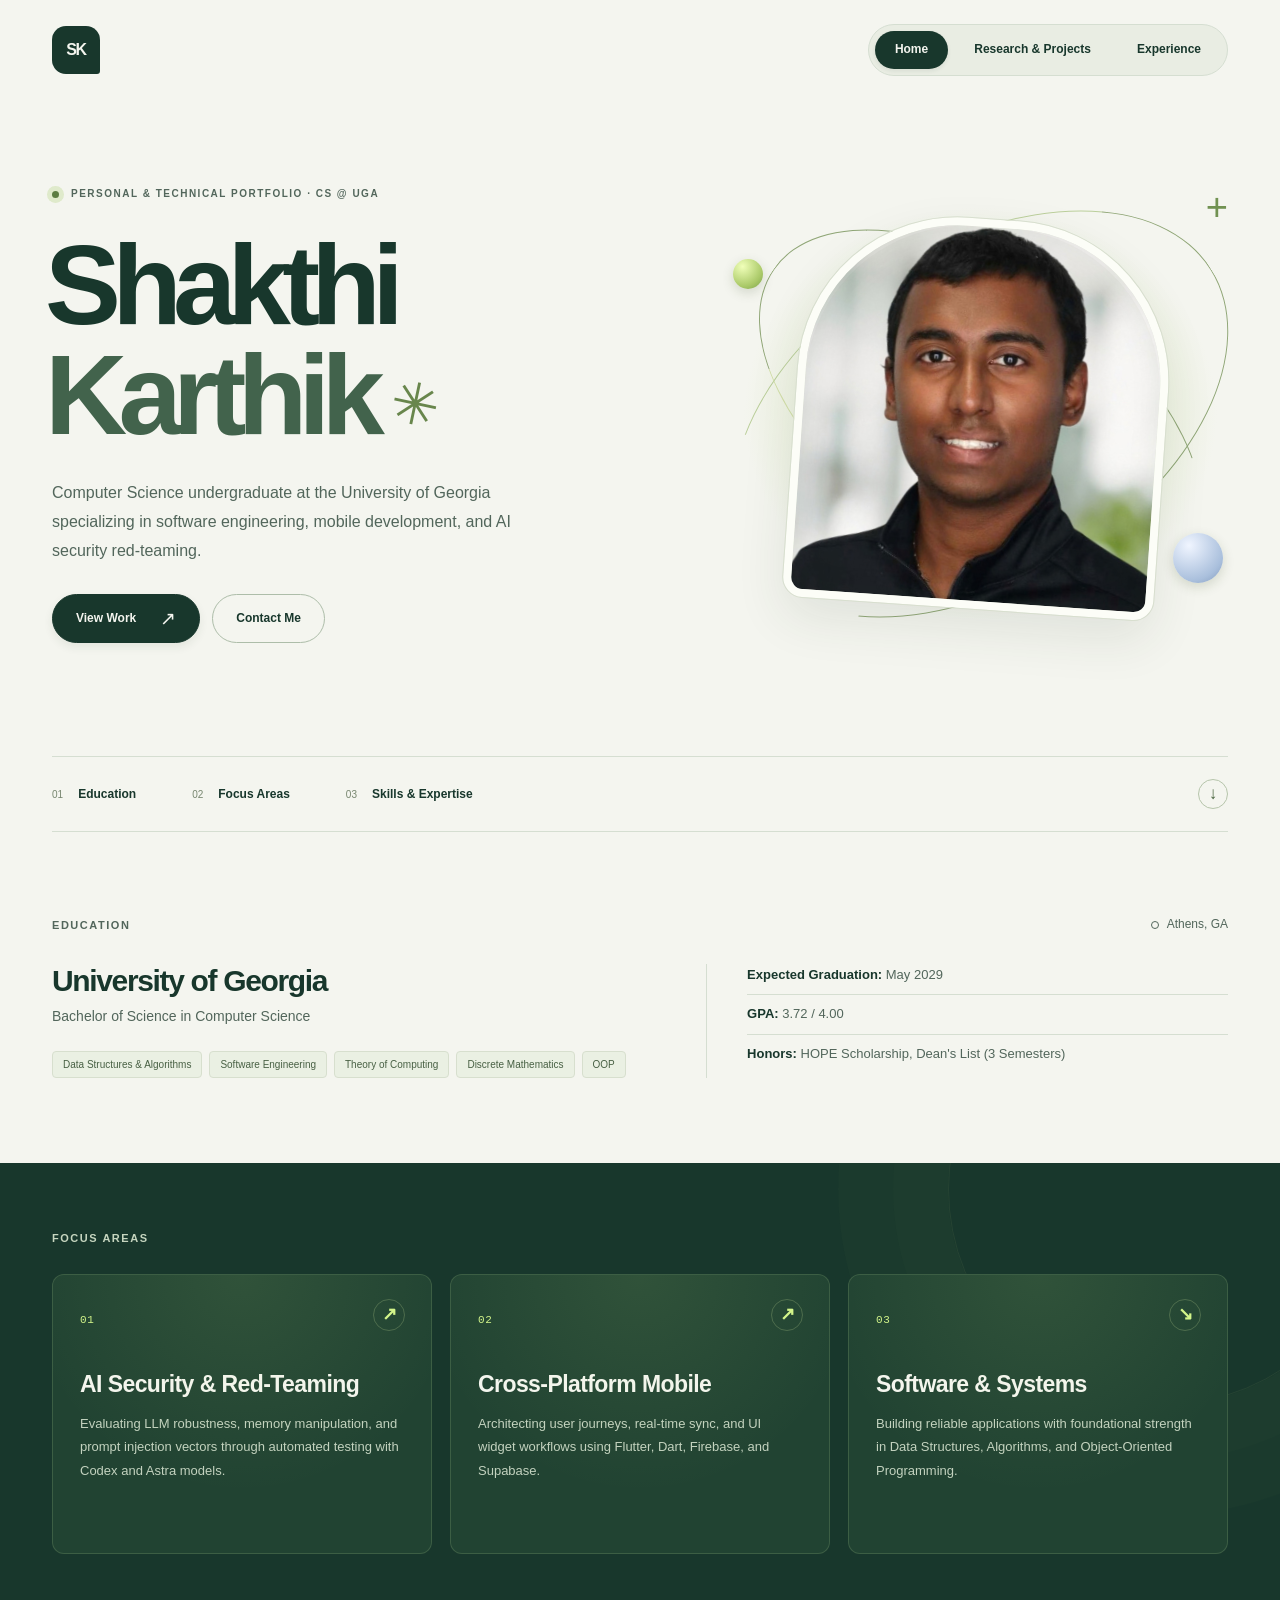
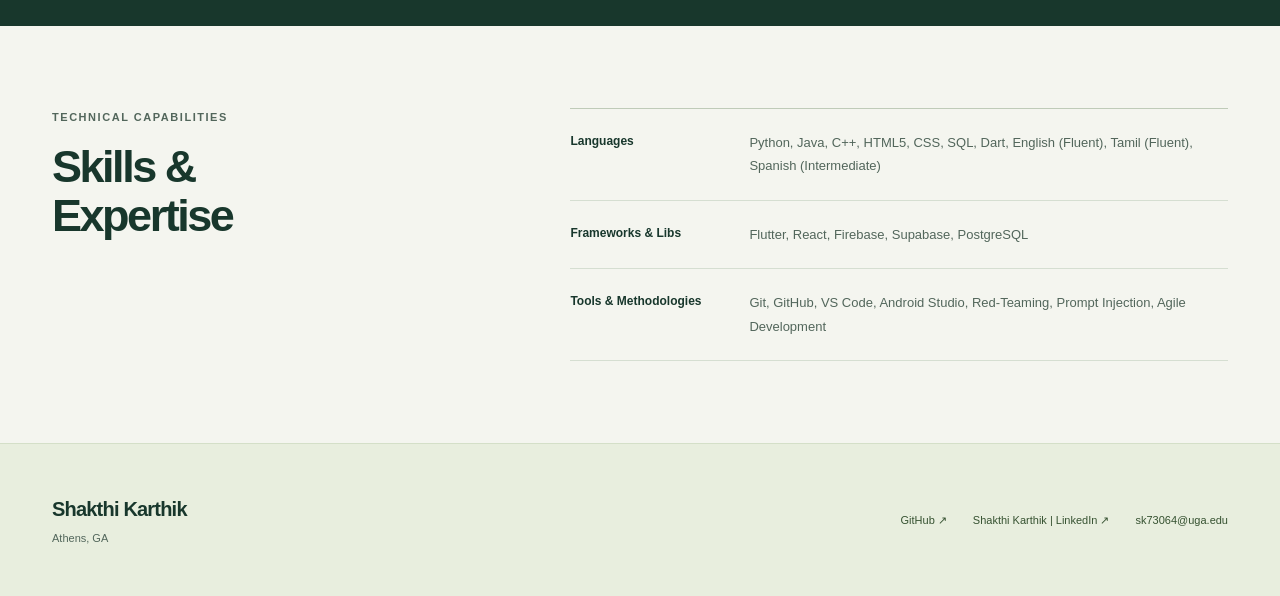
<file: index.html>
<!DOCTYPE html>
<html lang="en">
<head>
  <meta charset="UTF-8">
  <meta name="viewport" content="width=device-width, initial-scale=1.0">
  <title>Shakthi Karthik — Personal & Technical Portfolio</title>
  <link rel="stylesheet" href="styles.css">
  <meta name="theme-color" content="#f4f5ef">
  <script src="script.js" defer></script>
</head>
<body class="page-index">
  <a class="skip-link" href="#main-content">Skip to content</a>
  <div class="reading-progress" aria-hidden="true"></div>

  <header class="site-header">
    <div class="container nav-wrap">
      <a href="index.html" class="logo">SK</a>
      <nav aria-label="Main navigation">
        <a href="index.html" class="active" aria-current="page">Home</a>
        <a href="research.html">Research & Projects</a>
        <a href="experience.html">Experience</a>
      </nav>
    </div>
  </header>

  <main id="main-content" tabindex="-1">
    <section class="hero container">
      <div class="hero-copy">
        <p class="kicker">Personal & Technical Portfolio · CS @ UGA</p>
        <h1><span>Shakthi</span> <span class="name-last">Karthik<span class="name-spark" aria-hidden="true">✳</span></span></h1>
        <p class="lead">
          Computer Science undergraduate at the University of Georgia specializing in software engineering, mobile development, and AI security red-teaming.
        </p>
        <div class="hero-actions">
          <a href="research.html" class="button button-light">View Work</a>
          <a href="mailto:sk73064@uga.edu" class="button button-outline">Contact Me</a>
        </div>
      </div>
      <div class="portrait-wrap">
        <div class="portrait-orbit orbit-one" aria-hidden="true"></div>
        <div class="portrait-orbit orbit-two" aria-hidden="true"></div>
        <span class="orbital-point point-one" aria-hidden="true"></span>
        <span class="orbital-point point-two" aria-hidden="true"></span>
        <div class="portrait">
          <img src="assets/cover.jpg" alt="Shakthi Karthik" class="portrait-img" fetchpriority="high">
        </div>
      </div>
    </section>
    <nav class="section-nav container" aria-label="Explore portfolio sections"><a href="#education"><span aria-hidden="true">01</span>Education</a><a href="#focus"><span aria-hidden="true">02</span>Focus Areas</a><a href="#skills"><span aria-hidden="true">03</span>Skills & Expertise</a><span class="scroll-mark" aria-hidden="true">↓</span></nav>

    <section id="education" class="section container">
      <div class="split-heading">
        <h2 class="section-label">Education</h2>
        <span>Athens, GA</span>
      </div>
      <div class="education-row">
        <div>
          <h3>University of Georgia</h3>
          <p>Bachelor of Science in Computer Science</p>
          <div class="coursework">
            <span>Data Structures & Algorithms</span>
            <span>Software Engineering</span>
            <span>Theory of Computing</span>
            <span>Discrete Mathematics</span>
            <span>OOP</span>
          </div>
        </div>
        <div class="education-details">
          <p><strong>Expected Graduation:</strong> May 2029</p>
          <p><strong>GPA:</strong> 3.72 / 4.00</p>
          <p><strong>Honors:</strong> HOPE Scholarship, Dean's List (3 Semesters)</p>
        </div>
      </div>
    </section>

    <section id="focus" class="section section-alt">
      <div class="container">
        <h2 class="section-label">Focus Areas</h2>
        <div class="focus-grid">
          <article>
            <span class="index">01</span>
            <h3><a href="research.html#project-1">AI Security & Red-Teaming<span class="link-arrow" aria-hidden="true">↗</span></a></h3>
            <p>Evaluating LLM robustness, memory manipulation, and prompt injection vectors through automated testing with Codex and Astra models.</p>
          </article>
          <article>
            <span class="index">02</span>
            <h3><a href="research.html#project-2">Cross-Platform Mobile<span class="link-arrow" aria-hidden="true">↗</span></a></h3>
            <p>Architecting user journeys, real-time sync, and UI widget workflows using Flutter, Dart, Firebase, and Supabase.</p>
          </article>
          <article>
            <span class="index">03</span>
            <h3><a href="#skills">Software & Systems<span class="link-arrow" aria-hidden="true">↘</span></a></h3>
            <p>Building reliable applications with foundational strength in Data Structures, Algorithms, and Object-Oriented Programming.</p>
          </article>
        </div>
      </div>
    </section>

    <section id="skills" class="section container">
      <div class="skills-layout">
        <div>
          <p class="section-label">Technical Capabilities</p>
          <h2>Skills & Expertise</h2>
        </div>
        <div class="skill-list">
          <div>
            <span>Languages</span>
            <p>Python, Java, C++, HTML5, CSS, SQL, Dart, English (Fluent), Tamil (Fluent), Spanish (Intermediate)</p>
          </div>
          <div>
            <span>Frameworks & Libs</span>
            <p>Flutter, React, Firebase, Supabase, PostgreSQL</p>
          </div>
          <div>
            <span>Tools & Methodologies</span>
            <p>Git, GitHub, VS Code, Android Studio, Red-Teaming, Prompt Injection, Agile Development</p>
          </div>
        </div>
      </div>
    </section>
  </main>

  <footer class="site-footer">
    <div class="container footer-wrap">
      <div>
        <span class="footer-name">Shakthi Karthik</span>
        <span class="footer-location">Athens, GA</span>
      </div>
      <div class="footer-links">
        <a href="https://github.com/skarthikb-tech" target="_blank" rel="noopener noreferrer">GitHub ↗</a>
        <a href="https://www.linkedin.com/in/shakthi-karthik" target="_blank" rel="noopener noreferrer">Shakthi Karthik | LinkedIn ↗</a>
        <a href="mailto:sk73064@uga.edu">sk73064@uga.edu</a>
      </div>
    </div>
  </footer>

  <button class="back-to-top" type="button" aria-label="Back to top" hidden><span aria-hidden="true">↑</span></button>
</body>
</html>
</file>
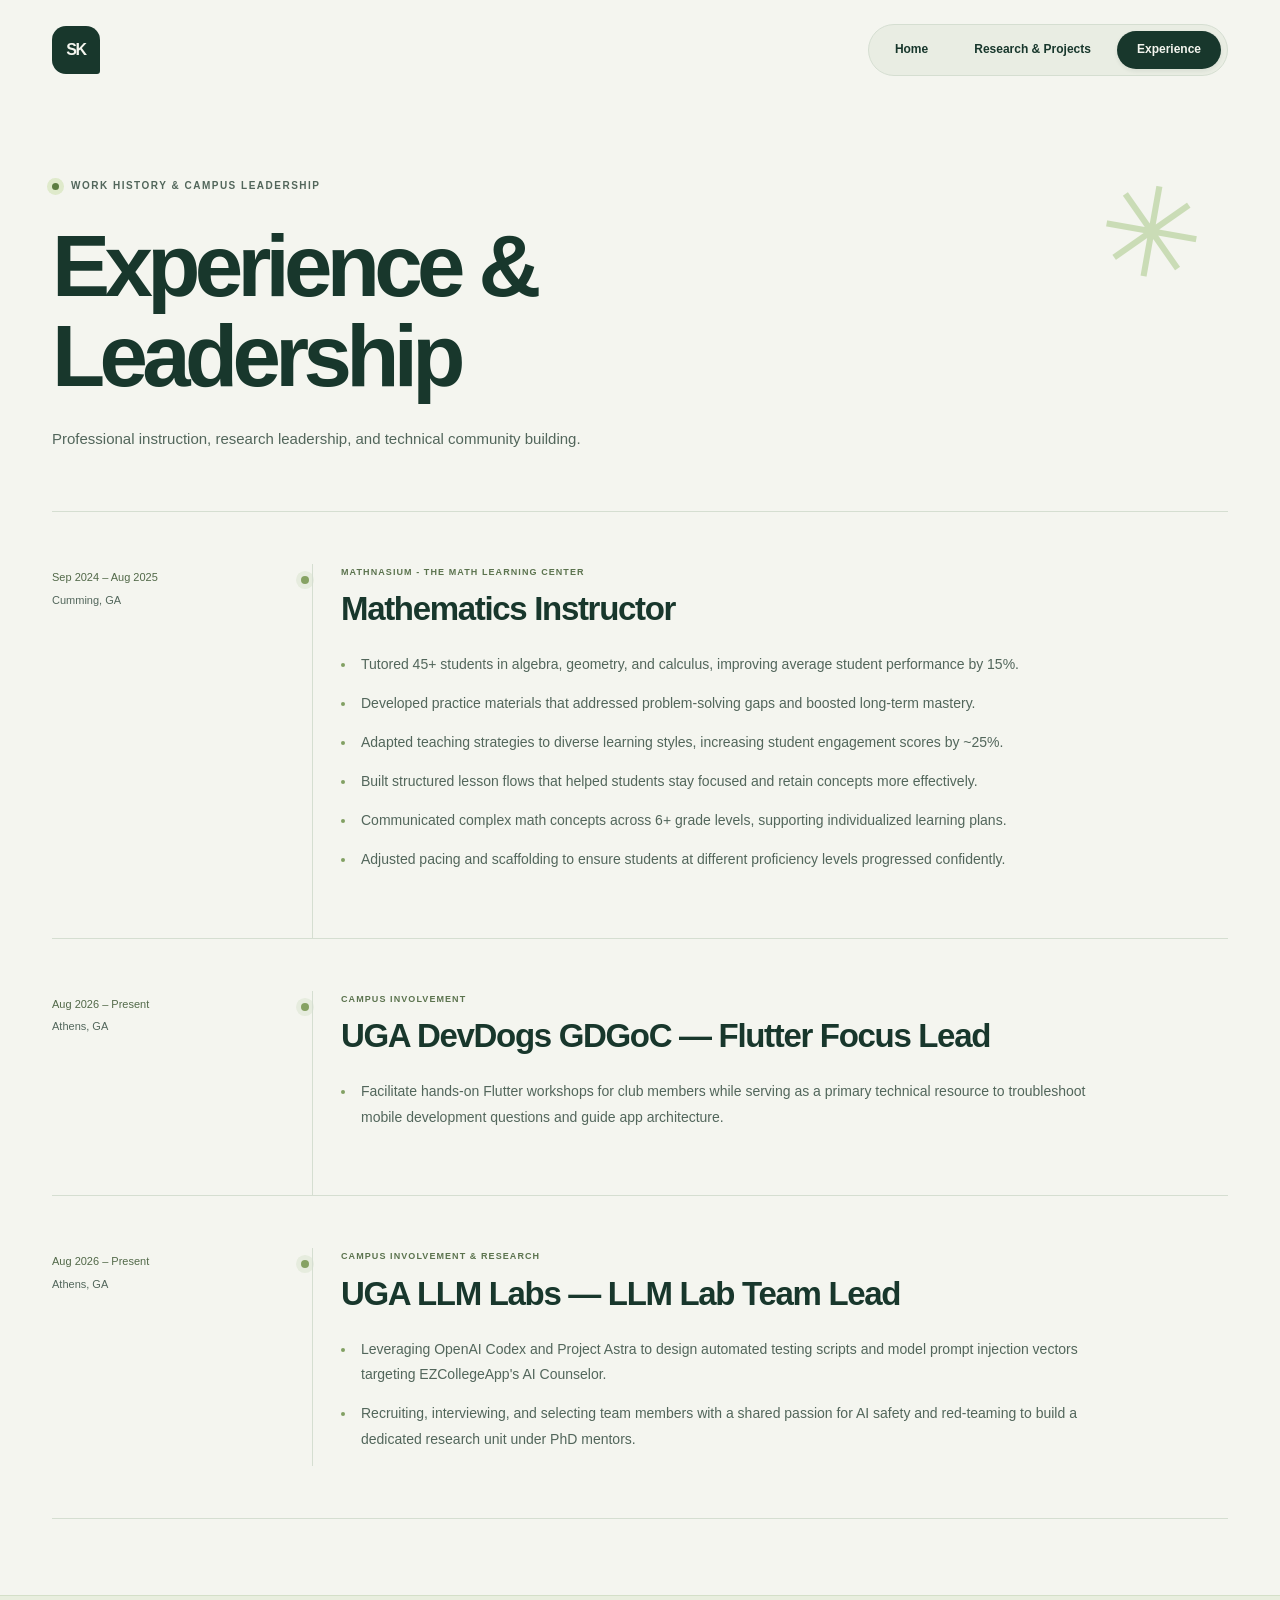
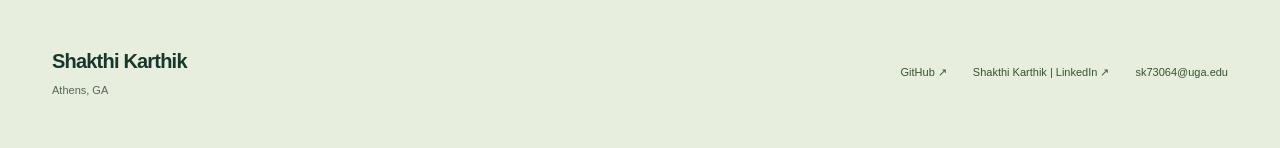
<file: experience.html>
<!DOCTYPE html>
<html lang="en">
<head>
  <meta charset="UTF-8">
  <meta name="viewport" content="width=device-width, initial-scale=1.0">
  <title>Experience — Shakthi Karthik</title>
  <link rel="stylesheet" href="styles.css">
  <meta name="theme-color" content="#f4f5ef">
  <script src="script.js" defer></script>
</head>
<body class="page-experience">
  <a class="skip-link" href="#main-content">Skip to content</a>
  <div class="reading-progress" aria-hidden="true"></div>

  <header class="site-header">
    <div class="container nav-wrap">
      <a href="index.html" class="logo">SK</a>
      <nav aria-label="Main navigation">
        <a href="index.html">Home</a>
        <a href="research.html">Research & Projects</a>
        <a href="experience.html" class="active" aria-current="page">Experience</a>
      </nav>
    </div>
  </header>

  <main id="main-content" class="container" tabindex="-1">
    <section class="page-hero">
      <p class="kicker">Work History & Campus Leadership</p>
      <h1>Experience & Leadership</h1>
      <p>Professional instruction, research leadership, and technical community building.</p>
    </section>

    <section class="timeline" aria-label="Work and leadership history">
      <article class="timeline-item" id="experience-1">
        <div class="timeline-date">
          <span>Sep 2024 – Aug 2025</span>
          <p style="color: var(--muted); margin-top: 4px;">Cumming, GA</p>
        </div>
        <div class="timeline-content">
          <p class="project-type">Mathnasium - The Math Learning Center</p>
          <h2>Mathematics Instructor</h2>
          <ul>
            <li>Tutored 45+ students in algebra, geometry, and calculus, improving average student performance by 15%.</li>
            <li>Developed practice materials that addressed problem-solving gaps and boosted long-term mastery.</li>
            <li>Adapted teaching strategies to diverse learning styles, increasing student engagement scores by ~25%.</li>
            <li>Built structured lesson flows that helped students stay focused and retain concepts more effectively.</li>
            <li>Communicated complex math concepts across 6+ grade levels, supporting individualized learning plans.</li>
            <li>Adjusted pacing and scaffolding to ensure students at different proficiency levels progressed confidently.</li>
          </ul>
        </div>
      </article>

      <article class="timeline-item" id="experience-2">
        <div class="timeline-date">
          <span>Aug 2026 – Present</span>
          <p style="color: var(--muted); margin-top: 4px;">Athens, GA</p>
        </div>
        <div class="timeline-content">
          <p class="project-type">Campus Involvement</p>
          <h2>UGA DevDogs GDGoC — Flutter Focus Lead</h2>
          <ul>
            <li>Facilitate hands-on Flutter workshops for club members while serving as a primary technical resource to troubleshoot mobile development questions and guide app architecture.</li>
          </ul>
        </div>
      </article>

      <article class="timeline-item" id="experience-3">
        <div class="timeline-date">
          <span>Aug 2026 – Present</span>
          <p style="color: var(--muted); margin-top: 4px;">Athens, GA</p>
        </div>
        <div class="timeline-content">
          <p class="project-type">Campus Involvement & Research</p>
          <h2>UGA LLM Labs — LLM Lab Team Lead</h2>
          <ul>
            <li>Leveraging OpenAI Codex and Project Astra to design automated testing scripts and model prompt injection vectors targeting EZCollegeApp's AI Counselor.</li>
            <li>Recruiting, interviewing, and selecting team members with a shared passion for AI safety and red-teaming to build a dedicated research unit under PhD mentors.</li>
          </ul>
        </div>
      </article>
    </section>
  </main>

  <footer class="site-footer">
    <div class="container footer-wrap">
      <div>
        <span class="footer-name">Shakthi Karthik</span>
        <span class="footer-location">Athens, GA</span>
      </div>
      <div class="footer-links">
        <a href="https://github.com/skarthikb-tech" target="_blank" rel="noopener noreferrer">GitHub ↗</a>
        <a href="https://www.linkedin.com/in/shakthi-karthik" target="_blank" rel="noopener noreferrer">Shakthi Karthik | LinkedIn ↗</a>
        <a href="mailto:sk73064@uga.edu">sk73064@uga.edu</a>
      </div>
    </div>
  </footer>

  <button class="back-to-top" type="button" aria-label="Back to top" hidden><span aria-hidden="true">↑</span></button>
</body>
</html>
</file>
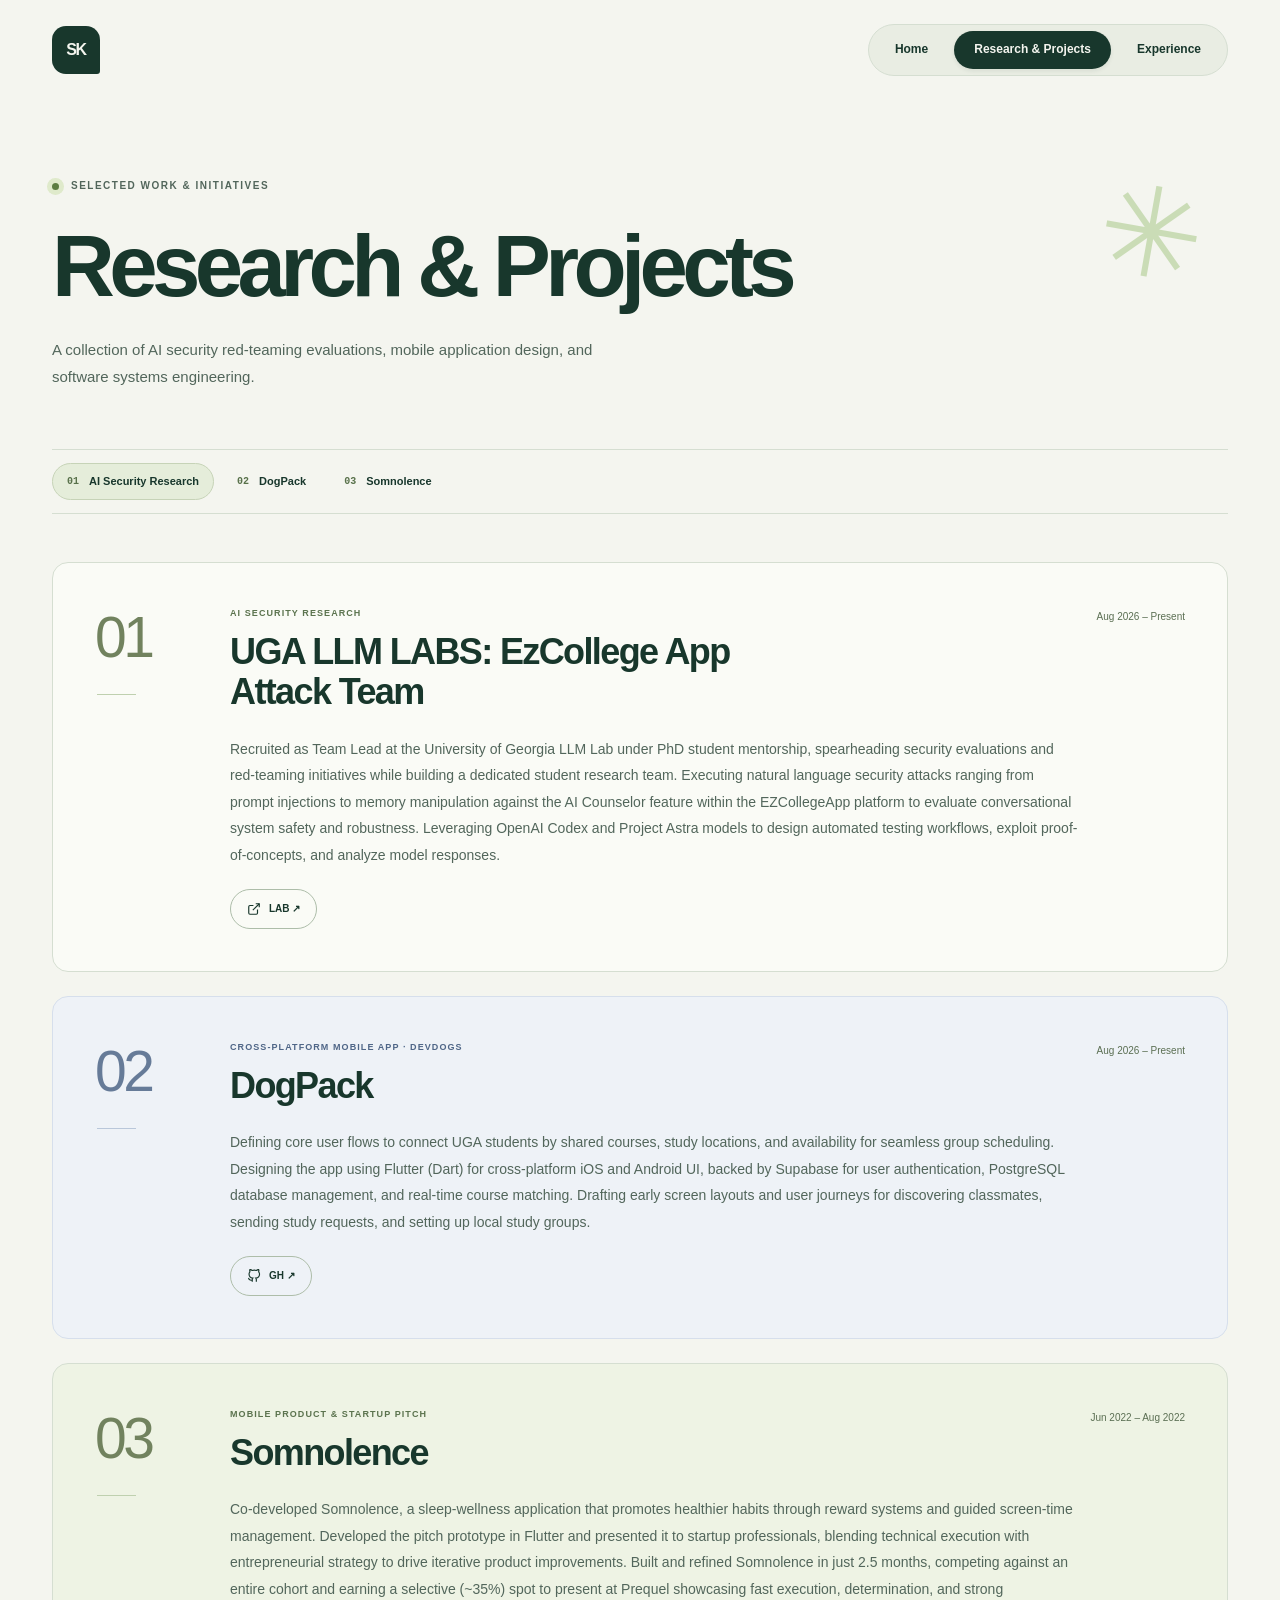
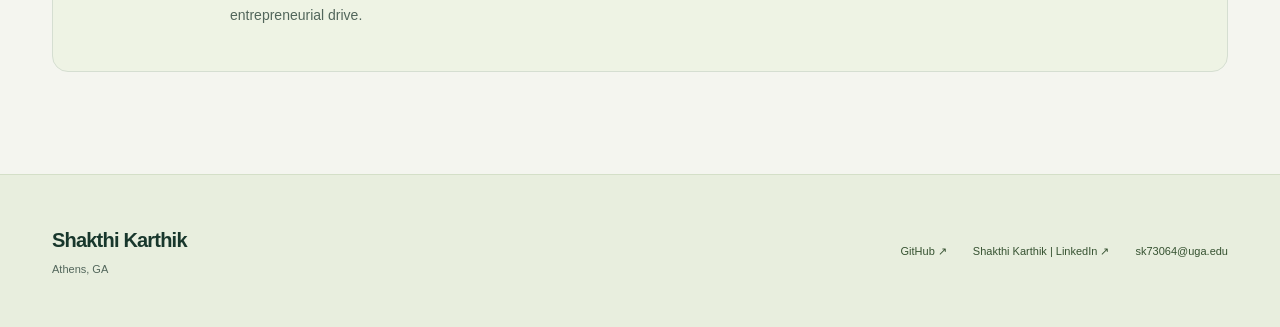
<file: research.html>
<!DOCTYPE html>
<html lang="en">
<head>
  <meta charset="UTF-8">
  <meta name="viewport" content="width=device-width, initial-scale=1.0">
  <title>Research & Projects — Shakthi Karthik</title>
  <link rel="stylesheet" href="styles.css">
  <meta name="theme-color" content="#f4f5ef">
  <script src="script.js" defer></script>
</head>
<body class="page-research">
  <a class="skip-link" href="#main-content">Skip to content</a>
  <div class="reading-progress" aria-hidden="true"></div>

  <header class="site-header">
    <div class="container nav-wrap">
      <a href="index.html" class="logo">SK</a>
      <nav aria-label="Main navigation">
        <a href="index.html">Home</a>
        <a href="research.html" class="active" aria-current="page">Research & Projects</a>
        <a href="experience.html">Experience</a>
      </nav>
    </div>
  </header>

  <main id="main-content" class="container" tabindex="-1">
    <section class="page-hero">
      <p class="kicker">Selected Work & Initiatives</p>
      <h1>Research & Projects</h1>
      <p>A collection of AI security red-teaming evaluations, mobile application design, and software systems engineering.</p>
    </section>

    <nav class="project-nav" aria-label="Explore projects"><a href="#project-1"><span>01</span>AI Security Research</a><a href="#project-2"><span>02</span>DogPack</a><a href="#project-3"><span>03</span>Somnolence</a></nav>
    <section class="project-list" aria-label="Selected projects">
      <article class="project" id="project-1">
        <div class="project-number">01</div>
        <div class="project-body">
          <div class="project-top">
            <div>
              <p class="project-type">AI Security Research</p>
              <h2>UGA LLM LABS: EzCollege App Attack Team</h2>
            </div>
            <span>Aug 2026 – Present</span>
          </div>
          <p>
            Recruited as Team Lead at the University of Georgia LLM Lab under PhD student mentorship, spearheading security evaluations and red-teaming initiatives while building a dedicated student research team. Executing natural language security attacks ranging from prompt injections to memory manipulation against the AI Counselor feature within the EZCollegeApp platform to evaluate conversational system safety and robustness. Leveraging OpenAI Codex and Project Astra models to design automated testing workflows, exploit proof-of-concepts, and analyze model responses.
          </p>
          <div class="hero-actions" style="margin-top: 20px;">
            <a href="https://llm.franklinresearch.uga.edu/startup/teams/dawgsec-red-team.html" target="_blank" rel="noopener noreferrer" class="button button-outline" style="gap: 8px;">
              <svg aria-hidden="true" focusable="false" width="14" height="14" viewBox="0 0 24 24" fill="none" stroke="currentColor" stroke-width="2"><path d="M18 13v6a2 2 0 0 1-2 2H5a2 2 0 0 1-2-2V8a2 2 0 0 1 2-2h6"></path><polyline points="15 3 21 3 21 9"></polyline><line x1="10" y1="14" x2="21" y2="3"></line></svg>
              LAB ↗
            </a>
          </div>
        </div>
      </article>

      <article class="project" id="project-2">
        <div class="project-number">02</div>
        <div class="project-body">
          <div class="project-top">
            <div>
              <p class="project-type">Cross-Platform Mobile App · DevDogs</p>
              <h2>DogPack</h2>
            </div>
            <span>Aug 2026 – Present</span>
          </div>
          <p>
            Defining core user flows to connect UGA students by shared courses, study locations, and availability for seamless group scheduling. Designing the app using Flutter (Dart) for cross-platform iOS and Android UI, backed by Supabase for user authentication, PostgreSQL database management, and real-time course matching. Drafting early screen layouts and user journeys for discovering classmates, sending study requests, and setting up local study groups.
          </p>
          <div class="hero-actions" style="margin-top: 20px;">
            <a href="https://github.com/DevDogsUGA" target="_blank" rel="noopener noreferrer" class="button button-outline" style="gap: 8px;">
              <svg aria-hidden="true" focusable="false" width="14" height="14" viewBox="0 0 24 24" fill="none" stroke="currentColor" stroke-width="2"><path d="M9 19c-5 1.5-5-2.5-7-3m14 6v-3.87a3.37 3.37 0 0 0-.94-2.61c3.14-.35 6.44-1.54 6.44-7A5.44 5.44 0 0 0 20 4.77 5.07 5.07 0 0 0 19.91 1S18.73.65 16 2.48a13.38 13.38 0 0 0-7 0C6.27.65 5.09 1 5.09 1A5.07 5.07 0 0 0 5 4.77a5.44 5.44 0 0 0-1.5 3.78c0 5.42 3.3 6.61 6.44 7A3.37 3.37 0 0 0 9 18.13V22"></path></svg>
              GH ↗
            </a>
          </div>
        </div>
      </article>

      <article class="project" id="project-3">
        <div class="project-number">03</div>
        <div class="project-body">
          <div class="project-top">
            <div>
              <p class="project-type">Mobile Product & Startup Pitch</p>
              <h2>Somnolence</h2>
            </div>
            <span>Jun 2022 – Aug 2022</span>
          </div>
          <p>
            Co-developed Somnolence, a sleep-wellness application that promotes healthier habits through reward systems and guided screen-time management. Developed the pitch prototype in Flutter and presented it to startup professionals, blending technical execution with entrepreneurial strategy to drive iterative product improvements. Built and refined Somnolence in just 2.5 months, competing against an entire cohort and earning a selective (~35%) spot to present at Prequel showcasing fast execution, determination, and strong entrepreneurial drive.
          </p>
        </div>
      </article>
    </section>
  </main>

  <footer class="site-footer">
    <div class="container footer-wrap">
      <div>
        <span class="footer-name">Shakthi Karthik</span>
        <span class="footer-location">Athens, GA</span>
      </div>
      <div class="footer-links">
        <a href="https://github.com/skarthikb-tech" target="_blank" rel="noopener noreferrer">GitHub ↗</a>
        <a href="https://www.linkedin.com/in/shakthi-karthik" target="_blank" rel="noopener noreferrer">Shakthi Karthik | LinkedIn ↗</a>
        <a href="mailto:sk73064@uga.edu">sk73064@uga.edu</a>
      </div>
    </div>
  </footer>

  <button class="back-to-top" type="button" aria-label="Back to top" hidden><span aria-hidden="true">↑</span></button>
</body>
</html>
</file>
<file: styles.css>
/* Shakthi Karthik · portfolio design. No build step or external dependencies. */
:root{--paper:#f4f5ef;--ink:#18372c;--muted:#52665b;--line:#d5ded1;--green:#254f3e;--lime:#d3f58a;--blue:#dbe5f5;--max:1240px;--ease:cubic-bezier(.2,.7,.2,1)}
*{box-sizing:border-box;margin:0;padding:0}
html{scroll-behavior:smooth;scroll-padding-top:112px}
body{background:var(--paper);color:var(--ink);font-family:"Avenir Next","Segoe UI",Arial,sans-serif;line-height:1.7;-webkit-font-smoothing:antialiased}
::selection{background:var(--lime);color:var(--ink)}
a{color:inherit;text-decoration:none}
button{font:inherit;color:inherit;cursor:pointer}
button,a{-webkit-tap-highlight-color:transparent}
a:focus-visible,button:focus-visible{outline:3px solid #4974c7;outline-offset:6px;border-radius:3px}
main:focus{outline:none}
.container{width:min(calc(100% - 104px),var(--max));margin-inline:auto}
.skip-link{position:fixed;top:12px;left:20px;z-index:100;background:var(--ink);color:white;padding:12px 22px;transform:translateY(-200%);border-radius:8px}
.skip-link:focus{transform:translateY(0)}
.reading-progress{position:fixed;top:0;left:0;width:100%;height:3px;z-index:99;background:var(--green);transform:scaleX(0);transform-origin:left;pointer-events:none}
.site-header{position:sticky;top:0;z-index:30;background:rgba(244,245,239,.93);backdrop-filter:blur(18px);border-bottom:1px solid transparent;transition:border-color .25s,box-shadow .25s}
body.scrolled .site-header{border-color:var(--line);box-shadow:0 4px 28px #19332606}
.nav-wrap{height:100px;display:flex;align-items:center;justify-content:space-between;gap:24px}
.logo{display:grid;place-items:center;width:48px;height:48px;font-size:16px;letter-spacing:-.08em;font-weight:750;background:var(--ink);color:var(--paper);border-radius:14px 14px 3px 14px;transition:transform .3s var(--ease),background .3s}
.logo:hover{transform:rotate(-6deg);background:#426640}
.site-header nav{display:flex;align-items:center;gap:6px;background:#e9ede3;padding:6px;border:1px solid var(--line);border-radius:50px}
.site-header nav a{font-size:12px;font-weight:650;line-height:1.3;padding:11px 20px;border-radius:30px;transition:background .2s,color .2s}
.site-header nav a:hover{background:#dce5d5}
.site-header nav a.active{background:var(--ink);color:var(--paper);box-shadow:0 2px 4px #17302615}
.hero{min-height:655px;display:grid;grid-template-columns:1.27fr 1fr;align-items:center;gap:52px;padding-top:36px;padding-bottom:65px;position:relative}
.hero-copy{padding:30px 0;position:relative;z-index:2}
.kicker,.section-label,.project-type{font-size:10px;font-weight:700;text-transform:uppercase;letter-spacing:.15em;line-height:1.8;color:var(--muted)}
.kicker{display:flex;align-items:center;gap:12px;margin-bottom:27px}
.kicker:before{content:"";width:7px;height:7px;background:#5c7d41;display:block;border-radius:50%;box-shadow:0 0 0 5px #dfeacb;flex-shrink:0}
h1,h2,h3{font-weight:600;line-height:1.1;letter-spacing:-.055em}
.hero h1{font-size:clamp(65px,8.9vw,126px);font-weight:550;line-height:.96;letter-spacing:-.077em;margin-left:-7px}
.hero h1>span{display:block}
.name-last{color:#42634c;position:relative;width:fit-content}
.name-spark{display:inline-block;color:#68864c;font-size:.51em;vertical-align:middle;line-height:.3;margin-left:.25em;transform:rotate(12deg);transition:transform 1.2s var(--ease)}
.hero h1:hover .name-spark{transform:rotate(132deg)}
.lead{max-width:500px;margin-top:30px;color:var(--muted);font-size:16px;line-height:1.8}
.hero-actions{display:flex;gap:12px;flex-wrap:wrap;margin-top:28px}
.button{min-height:49px;padding:12px 23px;display:inline-flex;align-items:center;justify-content:center;gap:24px;border-radius:50px;font-size:12px;font-weight:650;line-height:1.5;transition:transform .25s var(--ease),background .25s,box-shadow .25s,border-color .25s}
.button-light{background:var(--ink);color:var(--paper);border:1px solid var(--ink);box-shadow:0 4px 10px #243d2015}
.button-light:after{content:"↗";font-size:19px;font-weight:400;line-height:1}
.button-light:hover{background:#365943;transform:translateY(-3px);box-shadow:0 8px 18px #243d2020}
.button-outline{border:1px solid #adbda9;color:var(--ink);background:transparent}
.button-outline:hover{border-color:var(--ink);background:#e5eddc;transform:translateY(-3px)}
.portrait-wrap{position:relative;width:100%;height:470px;display:grid;place-items:center;isolation:isolate;perspective:1000px}
.portrait-wrap:before{content:"";position:absolute;inset:10px -10px;background:radial-gradient(ellipse at 50% 50%,#d6e7b0 0,transparent 65%);z-index:-3}
.portrait-wrap:after{content:"+";position:absolute;right:0;top:2%;font-size:38px;line-height:1;font-weight:200;color:#719252}
.portrait{width:75%;height:83%;position:relative;border-radius:160px 160px 20px 20px;background:#e5ebdd;box-shadow:0 20px 50px #273e2719;transform:rotate(4deg);border:8px solid #fcfdf7;outline:1px solid #d8dfcf;transition:transform .6s var(--ease);overflow:hidden}
.portrait-wrap:hover .portrait{transform:rotate(0deg) translateY(-4px)}
.portrait:after{content:"";position:absolute;inset:0;border-radius:inherit;box-shadow:inset 0 0 36px #2039140c;pointer-events:none}
.portrait-img{display:block;width:100%;height:100%;object-fit:cover;object-position:center;/* Original photo reference is intentionally preserved. */}
.portrait-orbit{position:absolute;width:110%;height:72%;border:1px solid #91a778;z-index:-1;border-radius:50%;pointer-events:none}
.orbit-one{transform:rotate(-32deg);border-left-color:transparent;border-top-color:#bbcf9b}
.orbit-two{transform:rotate(35deg);width:102%;height:59%;border-right-color:transparent;border-bottom-color:#d3dfa9}
.orbital-point{position:absolute;display:block;width:30px;height:30px;border-radius:50%;background:radial-gradient(circle at 32% 25%,#f0ffb9,#aac968 65%,#779e49);box-shadow:0 4px 12px #2d47152b;z-index:3;pointer-events:none}
.point-one{top:17%;left:0;animation:float 4s ease-in-out 1}
.point-two{bottom:14%;right:1%;width:50px;height:50px;background:radial-gradient(circle at 32% 25%,#f0f5ff,#a9bfdc 70%,#8098ba);animation:float 4s ease-in-out .2s 1}
.section-nav{display:flex;align-items:center;gap:0;border-top:1px solid var(--line);border-bottom:1px solid var(--line);padding:22px 0;margin-bottom:0}
.section-nav a{display:flex;align-items:center;gap:15px;padding:5px 0;margin-right:56px;font-size:12px;font-weight:600;transition:color .2s}
.section-nav a:hover{color:#63783a}
.section-nav a>span{font-size:10px;font-weight:500;color:#77866f;font-variant-numeric:tabular-nums}
.scroll-mark{margin-left:auto;border:1px solid #b6c5ab;border-radius:50%;width:30px;height:30px;display:grid;place-items:center;font-size:17px;color:#4b6641}
.section{padding:82px 0}
.section-label{font-size:11px;letter-spacing:.14em;margin-bottom:25px;font-weight:700}
.split-heading{display:flex;align-items:baseline;justify-content:space-between;gap:24px}
.split-heading>.section-label{margin-bottom:24px}
.split-heading>span{font-size:12px;color:var(--muted);display:flex;align-items:center;gap:8px}
.split-heading>span:before{content:"";height:6px;width:6px;border:1px solid var(--muted);border-radius:50%}
.education-row{padding:5px 0 3px;display:grid;grid-template-columns:1.1fr 1fr;gap:80px}
.education-row h3{font-size:30px;letter-spacing:-.045em;margin-bottom:8px}
.education-row p{font-size:14px;color:var(--muted)}
.education-details{border-left:1px solid var(--line);padding-left:40px}
.education-details p{padding:8px 0;border-bottom:1px solid var(--line);font-size:13px}
.education-details p:first-child{padding-top:0}
.education-details p:last-child{border-bottom:0;padding-bottom:0}
.education-details strong{font-weight:600;color:var(--ink)}
.coursework{display:flex;flex-wrap:wrap;gap:7px;margin-top:22px}
.coursework span{border:1px solid #d7dfce;background:#eaf0e3;color:#486044;padding:4px 10px;font-size:10px;border-radius:4px}
.section-alt{background:var(--ink);color:var(--paper);padding-top:66px;padding-bottom:72px;position:relative;overflow:hidden}
.section-alt:before{content:"";position:absolute;right:-100px;top:-190px;width:430px;height:430px;border-radius:50%;border:1px solid #516b493d;box-shadow:0 0 0 55px #45693d10,0 0 0 110px #45693d10;pointer-events:none}
.section-alt .section-label{color:#c6d5bf}
.focus-grid{display:grid;grid-template-columns:repeat(3,1fr);gap:18px;position:relative;z-index:1}
.focus-grid article{min-height:280px;padding:29px 27px;border:1px solid #a2c38b36;border-radius:12px;background:#214332;position:relative;transition:transform .35s var(--ease),background .35s,border-color .35s}
.focus-grid article:before{content:"";position:absolute;inset:0;border-radius:inherit;background:radial-gradient(circle at var(--mouse-x,50%) var(--mouse-y,0%),#d3f58a16,transparent 65%);pointer-events:none}
.focus-grid article:hover,.focus-grid article:focus-within{background:#294b36;border-color:#afcc798c;transform:translateY(-5px)}
.index{font:500 11px ui-monospace,SFMono-Regular,Consolas,monospace;letter-spacing:.05em;color:var(--lime)}
.focus-grid h3{margin:40px 0 14px;font-size:23px;letter-spacing:-.025em;line-height:1.17;max-width:290px}
.focus-grid h3 a:after{content:"";position:absolute;inset:0;border-radius:12px}
.focus-grid p{font-size:13px;line-height:1.8;color:#c3d2bf}
.link-arrow{position:absolute;top:24px;right:26px;display:grid;place-items:center;border:1px solid #819b6c70;width:32px;height:32px;border-radius:50%;font-size:18px;color:#d3f58a;transition:background .3s,color .3s,transform .3s}
.focus-grid article:hover .link-arrow{background:var(--lime);color:var(--ink);transform:rotate(8deg)}
.skills-layout{display:grid;grid-template-columns:.8fr 1.2fr;gap:80px}
.skills-layout h2{font-size:45px;max-width:290px;letter-spacing:-.055em}
.skills-layout .section-label{margin-bottom:14px}
.skill-list{border-top:1px solid #bfcbb8}
.skill-list>div{display:grid;grid-template-columns:155px 1fr;gap:24px;padding:22px 0;border-bottom:1px solid var(--line)}
.skill-list span{font-size:12px;font-weight:650;color:var(--ink)}
.skill-list p{font-size:13px;color:var(--muted);line-height:1.8}
.page-hero{padding:76px 0 58px;position:relative}
.page-hero:after{content:"✳";position:absolute;right:2%;top:70px;font-size:125px;line-height:1;color:#cadcb6;font-weight:400;transform:rotate(10deg);z-index:-1}
.page-hero .kicker{margin-bottom:26px}
.page-hero h1{font-size:clamp(52px,6.8vw,93px);max-width:900px;letter-spacing:-.065em;line-height:1.03}
.page-experience .page-hero h1{max-width:780px}
.page-hero>p:last-child{max-width:580px;margin-top:25px;color:var(--muted);font-size:15px;line-height:1.85}
.project-nav{position:sticky;top:100px;z-index:20;display:flex;gap:8px;padding:13px 0;border-top:1px solid var(--line);border-bottom:1px solid var(--line);background:rgba(244,245,239,.96);backdrop-filter:blur(12px)}
.project-nav a{display:flex;align-items:center;gap:10px;padding:8px 14px;font-size:11px;font-weight:600;border-radius:40px;border:1px solid transparent;transition:background .2s,border-color .2s}
.project-nav a>span{font-family:ui-monospace,monospace;font-size:10px;color:#58714a}
.project-nav a:hover,.project-nav a[aria-current="location"]{background:#e5edda;border-color:#c6d3b7}
.project-list{padding:24px 0 78px}
.project{scroll-margin-top:192px;display:grid;grid-template-columns:105px 1fr;gap:30px;margin:24px 0;padding:42px;border:1px solid var(--line);border-radius:16px;position:relative;overflow:hidden;transition:border-color .3s,box-shadow .3s;background:#fafbf6}
.project:hover{border-color:#adbf9c;box-shadow:0 16px 36px #22381509}
.project-number{font-size:57px;line-height:1;font-weight:350;letter-spacing:-.06em;color:#a9bd96;position:relative;padding-top:4px;font-variant-numeric:tabular-nums}
.project-number:after{content:"";position:absolute;top:89px;left:2px;width:39px;height:1px;background:#bfd0af}
.project-top{display:flex;align-items:flex-start;justify-content:space-between;gap:25px;margin-bottom:23px}
.project-type{font-size:9px;letter-spacing:.12em;color:#5b734e}
.project-top h2{font-size:36px;max-width:600px;margin-top:11px;letter-spacing:-.045em;line-height:1.12}
.project-top>span{font-size:10px;white-space:nowrap;padding-top:3px;color:#5b6f53}
.project-body>p{font-size:14px;line-height:1.9;color:var(--muted);max-width:850px}
.project .button-outline{font-size:10px;min-height:40px;padding:9px 16px}
.project:nth-child(2){background:#eef2f7;border-color:#d6dfec}
.project:nth-child(2) .project-number{color:#9aabc3}
.project:nth-child(2) .project-type{color:#4f6687}
.project:nth-child(2) .project-number:after{background:#b9c7da}
.project:nth-child(3){background:#eef3e4}
.timeline{padding-top:0;padding-bottom:76px;border-top:1px solid var(--line)}
.timeline-item{display:grid;grid-template-columns:225px 1fr;gap:64px;padding:52px 0;border-bottom:1px solid var(--line)}
.timeline-date{font-size:11px;color:#526949;padding-top:4px;position:relative}
.timeline-date:before{content:"";position:absolute;right:-32px;top:12px;width:8px;height:8px;border-radius:50%;background:#86a263;box-shadow:0 0 0 5px #e6ecde}
.timeline-content{position:relative}
.timeline-content:before{content:"";position:absolute;left:-29px;top:0;bottom:-52px;border-left:1px solid var(--line)}
.timeline-item:last-child .timeline-content:before{bottom:0}
.timeline-content h2{font-size:33px;letter-spacing:-.04em;line-height:1.15;margin:10px 0 24px;max-width:760px}
.timeline-content ul{padding:0;list-style:none;max-width:780px}
.timeline-content li{position:relative;padding-left:20px;margin:13px 0;color:var(--muted);font-size:14px;line-height:1.85}
.timeline-content li:before{content:"";position:absolute;top:11px;left:0;width:4px;height:4px;background:#81a063;border-radius:50%}
.site-footer{background:#e8eede;border-top:1px solid #d4dfc8}
.footer-wrap{min-height:152px;display:flex;justify-content:space-between;align-items:center;gap:40px;padding-top:30px;padding-bottom:30px}
.footer-name{display:block;font-size:20px;font-weight:600;letter-spacing:-.04em}
.footer-location{display:block;color:var(--muted);font-size:11px;margin-top:3px}
.footer-links{display:flex;align-items:center;gap:26px;flex-wrap:wrap}
.footer-links a{font-size:11px;color:#365231;text-decoration-color:#64814a;text-underline-offset:5px}
.footer-links a:hover{text-decoration:underline}
.back-to-top{position:fixed;right:25px;bottom:25px;z-index:24;width:43px;height:43px;border:1px solid #79965c;background:var(--lime);border-radius:50%;box-shadow:0 4px 16px #253a221a;font-size:21px;transition:transform .2s}
.back-to-top:hover{transform:translateY(-4px)}
.back-to-top[hidden]{display:none}
@keyframes float{0%,100%{transform:translateY(0)}50%{transform:translateY(-12px)}}
@media (min-width:1600px){.hero{min-height:730px}.portrait-wrap{height:510px}}
@media (max-width:1100px){.container{width:calc(100% - 72px)}.hero{gap:35px;min-height:610px}.hero h1{font-size:clamp(70px,9.2vw,101px)}.portrait-wrap{height:400px}.education-row,.skills-layout{gap:40px}.education-details{padding-left:28px}.focus-grid article{padding:24px 20px}.focus-grid h3{font-size:21px}.skill-list>div{grid-template-columns:130px 1fr;gap:20px}.project{grid-template-columns:65px 1fr;gap:24px;padding:32px}.project-top{flex-direction:column;gap:12px}.project-top>span{padding:0}.project-top h2{font-size:34px}.timeline-item{grid-template-columns:180px 1fr;gap:56px}.timeline-date:before{right:-27px}.footer-links{gap:18px}}
@media (max-width:760px){html{scroll-padding-top:96px}.container{width:calc(100% - 40px)}.nav-wrap{height:86px;gap:15px}.logo{width:39px;height:39px;flex-shrink:0;font-size:14px;border-radius:11px 11px 3px 11px}.site-header nav{padding:4px;gap:1px}.site-header nav a{font-size:10px;padding:10px 12px}.hero{grid-template-columns:1fr;gap:0;padding:20px 0 38px;min-height:0}.hero-copy{padding:21px 0 0}.hero h1{font-size:clamp(74px,14vw,108px);margin-left:-4px;line-height:.98}.hero h1>span{display:inline}.name-last{white-space:nowrap}.name-spark{display:none}.kicker{font-size:9px;letter-spacing:.11em;margin-bottom:23px;gap:10px}.lead{font-size:14px;max-width:540px;margin-top:24px;line-height:1.85}.hero-actions{margin-top:23px}.button{min-height:46px;font-size:11px;padding:12px 20px}.portrait-wrap{height:390px;max-width:395px;margin:28px auto 0}.portrait{height:82%;width:69%;border-width:6px}.portrait-orbit{width:101%;height:70%}.orbit-two{width:95%;height:52%}.portrait-wrap:after{font-size:28px;right:2%;top:8%}.point-one{width:24px;height:24px;left:2%}.point-two{width:37px;height:37px;right:5%;bottom:10%}.section-nav{padding:16px 0;gap:20px}.section-nav a{font-size:10px;gap:8px;margin:0;white-space:nowrap}.scroll-mark{display:none}.section{padding:54px 0}.education-row{grid-template-columns:1fr;gap:24px}.education-row h3{font-size:28px}.education-row p{font-size:13px}.education-details{padding:20px 0 0;border-left:0;border-top:1px solid var(--line)}.education-details p{font-size:12px}.coursework span{font-size:9px;padding:5px 8px}.section-label{font-size:10px}.split-heading>span{font-size:11px}.focus-grid{grid-template-columns:1fr;gap:12px}.focus-grid article{min-height:0;padding:24px}.focus-grid h3{margin-top:25px;font-size:25px;max-width:none}.focus-grid p{font-size:13px;max-width:560px}.link-arrow{top:20px;right:24px}.skills-layout{grid-template-columns:1fr;gap:29px}.skills-layout h2{font-size:39px;max-width:none}.skill-list>div{grid-template-columns:140px 1fr;gap:20px;padding:20px 0}.skill-list p{font-size:12px}.page-hero{padding:43px 0 36px}.page-hero h1{font-size:clamp(49px,10vw,72px)}.page-hero:after{font-size:95px;top:20px;right:0;color:#d6e1c9}.page-hero>p:last-child{font-size:14px;margin-top:22px;max-width:500px}.project-nav{top:86px;gap:4px;padding:11px 0;justify-content:space-between}.project-nav a{font-size:10px;padding:7px 9px;gap:6px}.project-nav a>span{font-size:9px}.project-list{padding:6px 0 40px}.project{scroll-margin-top:159px;grid-template-columns:1fr;gap:22px;padding:25px;margin:18px 0;border-radius:12px}.project-number{font-size:36px;display:flex;align-items:center;gap:20px;padding:0}.project-number:after{position:static;flex:1;max-width:70px}.project-top{gap:11px;margin-bottom:19px}.project-top h2{font-size:29px;line-height:1.15}.project-type{font-size:8px}.project-body>p{font-size:13px;line-height:1.85}.timeline{padding-bottom:48px}.timeline-item{grid-template-columns:1fr;gap:20px;padding:32px 0}.timeline-date{display:flex;justify-content:space-between;padding:0;font-size:10px}.timeline-date p{margin:0!important}.timeline-date:before,.timeline-content:before{display:none}.timeline-content h2{font-size:28px;margin-top:10px;margin-bottom:18px}.timeline-content li{font-size:13px;line-height:1.85}.footer-wrap{align-items:flex-start;gap:28px;flex-direction:column;padding:32px 0}.footer-name{font-size:21px}.footer-links{gap:11px 24px}.back-to-top{width:39px;height:39px;right:15px;bottom:15px}.footer-links a{font-size:11px}}
@media (max-width:390px){.container{width:calc(100% - 32px)}.site-header nav a{font-size:9px;padding:10px}.site-header nav{gap:0}.nav-wrap{gap:8px}.hero h1{font-size:70px}.section-nav{gap:12px}.section-nav a{gap:5px;font-size:9px}.portrait-wrap{height:340px}.skill-list>div{grid-template-columns:1fr;gap:6px}.project-nav a{font-size:9px;padding:7px}.project-nav a>span{display:none}.project{padding:22px}.project-top h2{font-size:27px}}
@media (prefers-reduced-motion:reduce){html{scroll-behavior:auto}*,*:before,*:after{animation:none!important;transition:none!important}.portrait-wrap:hover .portrait{transform:rotate(4deg)}.hero h1:hover .name-spark{transform:rotate(12deg)}}
@media print{body{background:white;color:#172e23;font-size:10pt}.container{width:100%}.site-header{position:static;background:white}.site-header nav,.reading-progress,.section-nav,.project-nav,.back-to-top,.name-spark,.portrait-orbit,.orbital-point,.portrait-wrap:after{display:none!important}.nav-wrap{height:50px}.hero{min-height:0;grid-template-columns:1fr 220px;gap:24px;padding:25px 0}.hero h1{font-size:55px}.portrait-wrap{height:220px}.hero-copy{padding:0}.lead{font-size:11px;margin-top:16px}.section{padding:28px 0}.section-alt{background:#f0f3ea;color:var(--ink);print-color-adjust:exact}.section-alt .section-label,.focus-grid p{color:#334b37}.focus-grid article{background:none;border-color:#bbb;min-height:0;padding:16px}.focus-grid h3{font-size:18px;margin-top:20px}.link-arrow{display:none}.skills-layout{gap:30px}.skills-layout h2{font-size:30px}.page-hero{padding:25px 0}.page-hero h1{font-size:48px}.project{break-inside:avoid;padding:24px;grid-template-columns:60px 1fr;margin:16px 0}.project-top h2{font-size:25px}.project-list,.timeline{padding-bottom:20px}.timeline-item{break-inside:avoid;grid-template-columns:155px 1fr;gap:35px;padding:26px 0}.timeline-content h2{font-size:23px}.timeline-content li,.project-body>p{font-size:11px}.footer-wrap{min-height:90px}.site-footer{background:#f0f3ea}}
/* Accessible contrast for navigation, card focus, and project indices. */
.section-nav a:hover{color:#566b31}
.project-number{color:#71825e}
.project:nth-child(2) .project-number{color:#667b98}
.focus-grid a:focus-visible{outline-color:var(--lime)}
</file>
